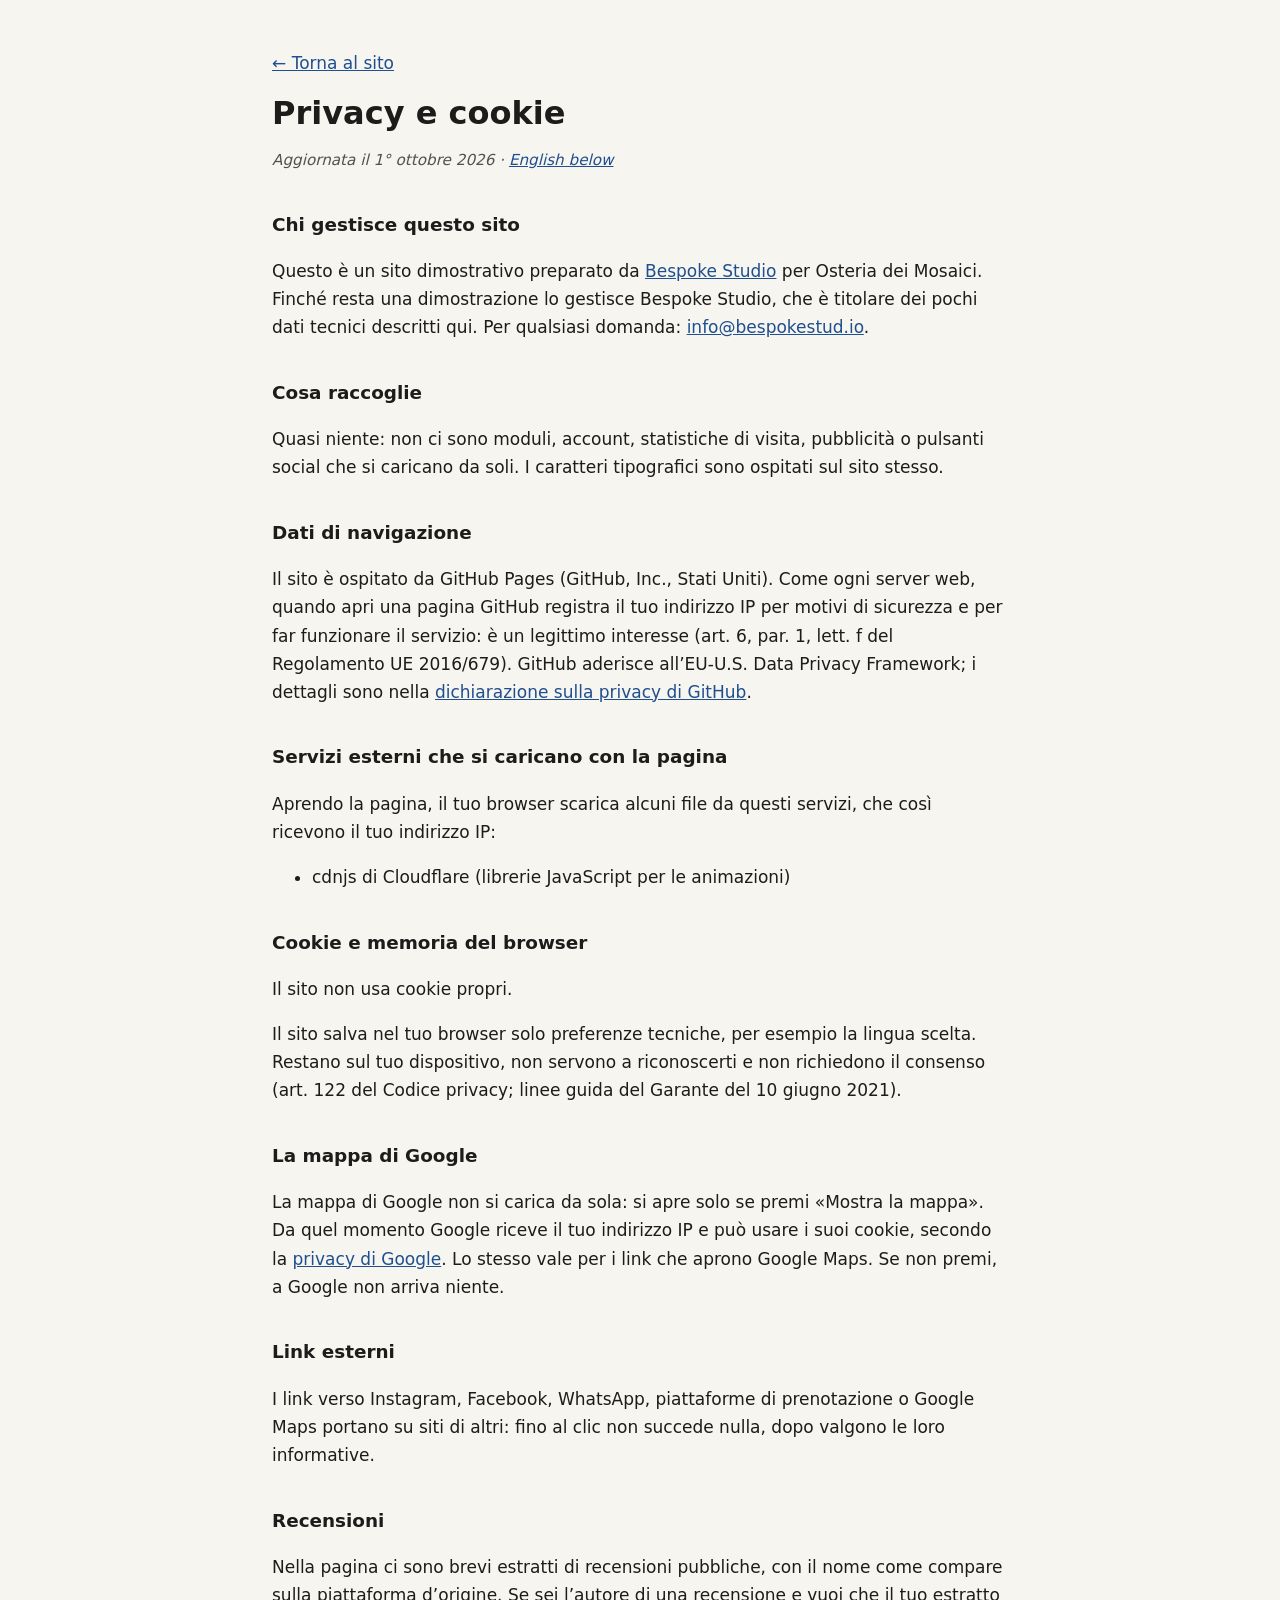
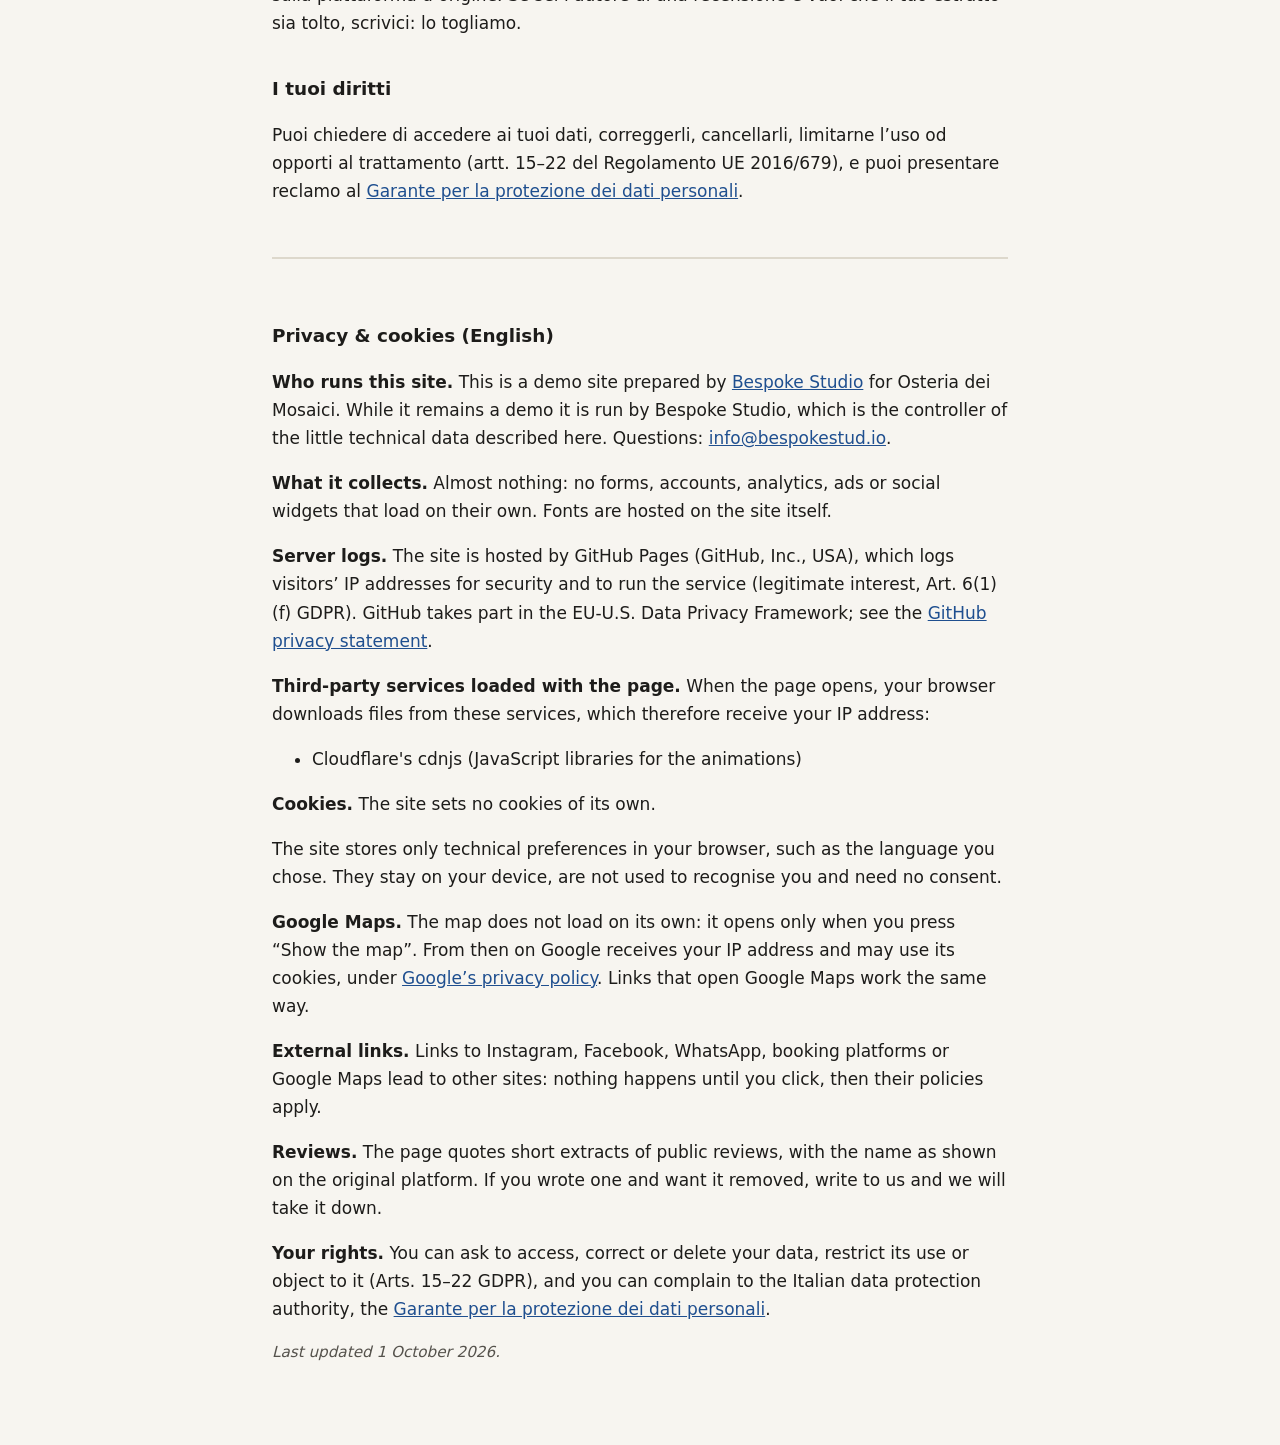
<file: privacy.html>
<!DOCTYPE html>
<html lang="it">
<head>
  <meta charset="UTF-8">
  <meta name="viewport" content="width=device-width, initial-scale=1.0">
  <meta name="robots" content="noindex">
  <title>Privacy e cookie · Osteria dei Mosaici</title>
  <meta name="description" content="Informativa privacy e cookie del sito Osteria dei Mosaici.">
  <style>
    body { margin: 0; background: #f7f5f0; color: #1d1c1a; font: 17px/1.65 system-ui, -apple-system, "Segoe UI", Roboto, sans-serif; }
    main { max-width: 46rem; margin: 0 auto; padding: 32px 20px 64px; }
    h1 { font-size: 2rem; line-height: 1.2; margin: 0.4em 0 0.2em; }
    h2 { font-size: 1.15rem; margin: 2em 0 0.4em; }
    a { color: #1f4f8f; }
    .data { color: #55524c; font-style: italic; font-size: 0.95rem; }
    .en { margin-top: 3em; padding-top: 1.5em; border-top: 2px solid #ddd8cc; }
    code { font-size: 0.9em; background: #ebe7dc; padding: 0 4px; border-radius: 3px; }
  </style>
</head>
<body>
<main>
  <p><a href="index.html">← Torna al sito</a></p>
  <h1>Privacy e cookie</h1>
  <p class="data">Aggiornata il 1° ottobre 2026 · <a href="#english" lang="en">English below</a></p>
  <h2>Chi gestisce questo sito</h2>
  <p>Questo è un sito dimostrativo preparato da <a href="https://bespokestud.io" rel="noopener">Bespoke Studio</a> per Osteria dei Mosaici. Finché resta una dimostrazione lo gestisce Bespoke Studio, che è titolare dei pochi dati tecnici descritti qui. Per qualsiasi domanda: <a href="mailto:info@bespokestud.io">info@bespokestud.io</a>.</p>
  <h2>Cosa raccoglie</h2>
  <p>Quasi niente: non ci sono moduli, account, statistiche di visita, pubblicità o pulsanti social che si caricano da soli. I caratteri tipografici sono ospitati sul sito stesso.</p>
  <h2>Dati di navigazione</h2>
  <p>Il sito è ospitato da GitHub Pages (GitHub, Inc., Stati Uniti). Come ogni server web, quando apri una pagina GitHub registra il tuo indirizzo IP per motivi di sicurezza e per far funzionare il servizio: è un legittimo interesse (art. 6, par. 1, lett. f del Regolamento UE 2016/679). GitHub aderisce all’EU-U.S. Data Privacy Framework; i dettagli sono nella <a href="https://docs.github.com/site-policy/privacy-policies/github-general-privacy-statement" rel="noopener">dichiarazione sulla privacy di GitHub</a>.</p>
  <h2>Servizi esterni che si caricano con la pagina</h2>
  <p>Aprendo la pagina, il tuo browser scarica alcuni file da questi servizi, che così ricevono il tuo indirizzo IP:</p>
  <ul><li>cdnjs di Cloudflare (librerie JavaScript per le animazioni)</li></ul>
  <h2>Cookie e memoria del browser</h2>
  <p>Il sito non usa cookie propri.</p>
  <p>Il sito salva nel tuo browser solo preferenze tecniche, per esempio la lingua scelta. Restano sul tuo dispositivo, non servono a riconoscerti e non richiedono il consenso (art. 122 del Codice privacy; linee guida del Garante del 10 giugno 2021).</p>
  <h2>La mappa di Google</h2>
  <p>La mappa di Google non si carica da sola: si apre solo se premi «Mostra la mappa». Da quel momento Google riceve il tuo indirizzo IP e può usare i suoi cookie, secondo la <a href="https://policies.google.com/privacy?hl=it" rel="noopener">privacy di Google</a>. Lo stesso vale per i link che aprono Google Maps. Se non premi, a Google non arriva niente.</p>
  <h2>Link esterni</h2>
  <p>I link verso Instagram, Facebook, WhatsApp, piattaforme di prenotazione o Google Maps portano su siti di altri: fino al clic non succede nulla, dopo valgono le loro informative.</p>
  <h2>Recensioni</h2>
  <p>Nella pagina ci sono brevi estratti di recensioni pubbliche, con il nome come compare sulla piattaforma d’origine. Se sei l’autore di una recensione e vuoi che il tuo estratto sia tolto, scrivici: lo togliamo.</p>
  <h2>I tuoi diritti</h2>
  <p>Puoi chiedere di accedere ai tuoi dati, correggerli, cancellarli, limitarne l’uso od opporti al trattamento (artt. 15–22 del Regolamento UE 2016/679), e puoi presentare reclamo al <a href="https://www.garanteprivacy.it" rel="noopener">Garante per la protezione dei dati personali</a>.</p>
  <div class="en" id="english" lang="en">
    <h2>Privacy &amp; cookies (English)</h2>
    <p><strong>Who runs this site.</strong> This is a demo site prepared by <a href="https://bespokestud.io" rel="noopener">Bespoke Studio</a> for Osteria dei Mosaici. While it remains a demo it is run by Bespoke Studio, which is the controller of the little technical data described here. Questions: <a href="mailto:info@bespokestud.io">info@bespokestud.io</a>.</p>
    <p><strong>What it collects.</strong> Almost nothing: no forms, accounts, analytics, ads or social widgets that load on their own. Fonts are hosted on the site itself.</p>
    <p><strong>Server logs.</strong> The site is hosted by GitHub Pages (GitHub, Inc., USA), which logs visitors’ IP addresses for security and to run the service (legitimate interest, Art. 6(1)(f) GDPR). GitHub takes part in the EU-U.S. Data Privacy Framework; see the <a href="https://docs.github.com/site-policy/privacy-policies/github-general-privacy-statement" rel="noopener">GitHub privacy statement</a>.</p>
    <p><strong>Third-party services loaded with the page.</strong> When the page opens, your browser downloads files from these services, which therefore receive your IP address:</p><ul><li>Cloudflare's cdnjs (JavaScript libraries for the animations)</li></ul>
    <p><strong>Cookies.</strong> The site sets no cookies of its own.</p>
    <p>The site stores only technical preferences in your browser, such as the language you chose. They stay on your device, are not used to recognise you and need no consent.</p>
    <p><strong>Google Maps.</strong> The map does not load on its own: it opens only when you press “Show the map”. From then on Google receives your IP address and may use its cookies, under <a href="https://policies.google.com/privacy?hl=en" rel="noopener">Google’s privacy policy</a>. Links that open Google Maps work the same way.</p>
    <p><strong>External links.</strong> Links to Instagram, Facebook, WhatsApp, booking platforms or Google Maps lead to other sites: nothing happens until you click, then their policies apply.</p>
    <p><strong>Reviews.</strong> The page quotes short extracts of public reviews, with the name as shown on the original platform. If you wrote one and want it removed, write to us and we will take it down.</p>
    <p><strong>Your rights.</strong> You can ask to access, correct or delete your data, restrict its use or object to it (Arts. 15–22 GDPR), and you can complain to the Italian data protection authority, the <a href="https://www.garanteprivacy.it" rel="noopener">Garante per la protezione dei dati personali</a>.</p>
    <p class="data">Last updated 1 October 2026.</p>
  </div>
</main>
</body>
</html>
</file>
